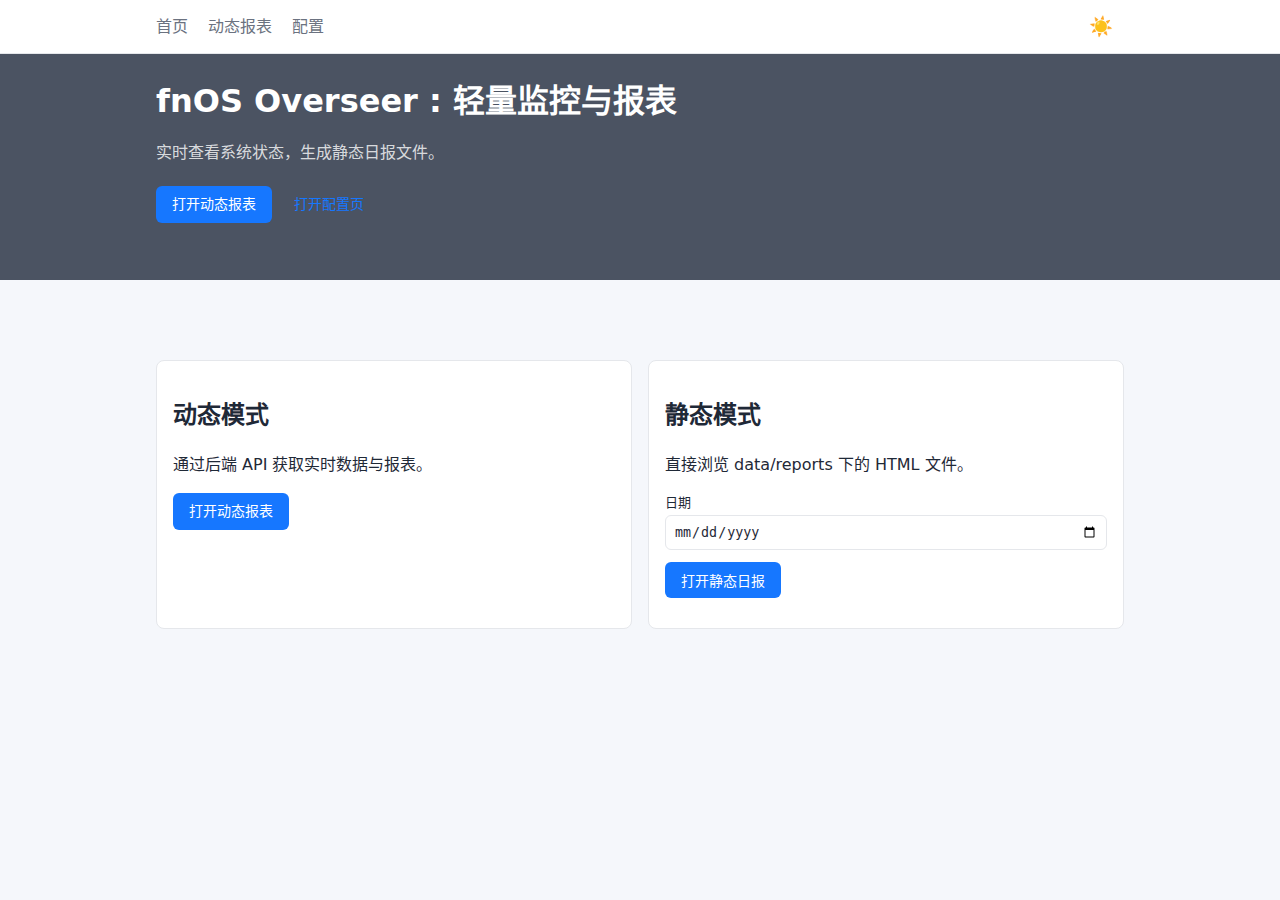
<file: static/index.html>
<!doctype html>
<html lang="zh-CN">
<head>
<meta charset="utf-8">
<meta name="viewport" content="width=device-width, initial-scale=1">
<title>fnOS Overseer</title>
<link rel="stylesheet" href="./style.css">
<script src="./theme.js"></script>
</head>
<body>
<header class="app-nav">
  <div class="container">
    <ul>
      <li><a href="./index.html">首页</a></li>
      <li><a href="./dynamic_report.html">动态报表</a></li>
      <li><a href="./config.html">配置</a></li>
    </ul>
    <button class="btn ghost theme-toggle" id="theme-toggle" onclick="window.__themeToggle()" aria-label="切换主题"></button>
  </div>
</header>
<section class="hero main-content">
  <div class="container">
    <h1></h1>
    <h1 class="hero-title">fnOS Overseer : 轻量监控与报表</h1>
    <p class="hero-subtitle">实时查看系统状态，生成静态日报文件。</p>
    <div class="hero-actions">
      <a class="btn" href="./dynamic_report.html">打开动态报表</a>
      <a class="btn ghost" href="./config.html">打开配置页</a>
    </div>
  </div>
</section>
<main class="container main-content">
  <div class="grid">
    <div class="card">
      <h2>动态模式</h2>
      <p>通过后端 API 获取实时数据与报表。</p>
      <a class="btn" href="./dynamic_report.html">打开动态报表</a>
    </div>
    <div class="card">
      <h2>静态模式</h2>
      <p>直接浏览 data/reports 下的 HTML 文件。</p>
      <div class="form-row">
        <label>日期</label>
        <input class="input" id="dateInput" type="date">
      </div>
      <button class="btn" id="openBtn">打开静态日报</button>
      <p id="hint" class="hint"></p>
    </div>
  </div>
</main>
<script>
const btn = document.getElementById("openBtn");
const input = document.getElementById("dateInput");
const hint = document.getElementById("hint");
btn.onclick = () => {
  const d = input.value || new Date().toISOString().slice(0,10);
  const path = "../data/reports/report_" + d + ".html";
  hint.innerHTML = '<a class="btn" href="' + path + '">打开 ' + path + '</a>';
};
</script>
<div class="back-to-top" id="backTop"><span>↑</span></div>
<script>
const backTop = document.getElementById('backTop');
window.addEventListener('scroll', () => {
  backTop.style.display = window.scrollY > 200 ? 'flex' : 'none';
});
backTop.onclick = () => window.scrollTo({top:0, behavior:'smooth'});
</script>
</body>
</html>
</file>
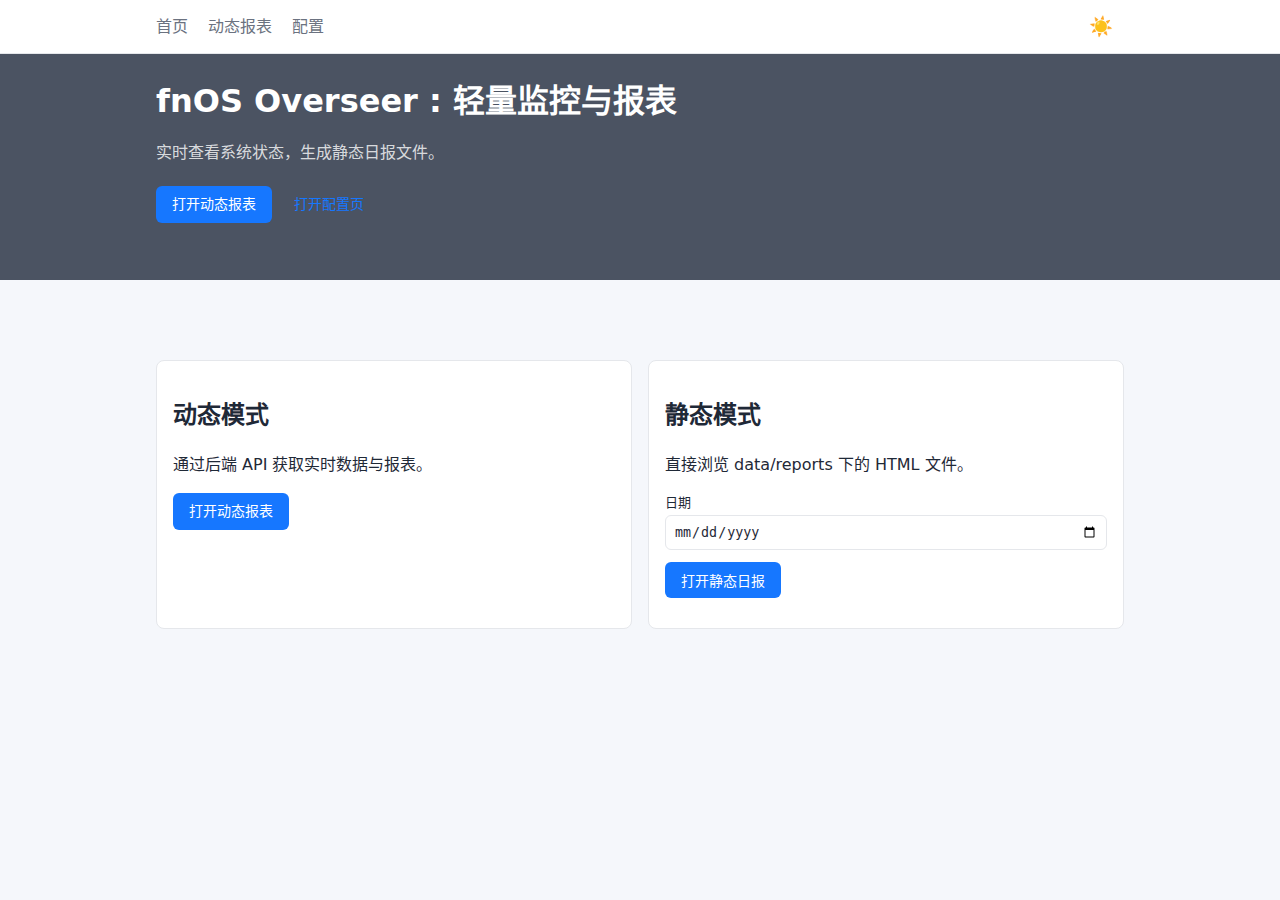
<file: web/static/index.html>
<!doctype html>
<html lang="zh-CN">
<head>
<meta charset="utf-8">
<meta name="viewport" content="width=device-width, initial-scale=1">
<title>fnOS Overseer</title>
<link rel="stylesheet" href="/static/style.css">
<script src="/static/theme.js"></script>
</head>
<body>
<header class="app-nav">
  <div class="container">
    <ul>
      <li><a href="./index.html">首页</a></li>
      <li><a href="./dynamic_report.html">动态报表</a></li>
      <li><a href="./config.html">配置</a></li>
    </ul>
    <button class="btn ghost theme-toggle" id="theme-toggle" onclick="window.__themeToggle()" aria-label="切换主题"></button>
  </div>
</header>
<section class="hero main-content">
  <div class="container">
    <h1></h1>
    <h1 class="hero-title">fnOS Overseer : 轻量监控与报表</h1>
    <p class="hero-subtitle">实时查看系统状态，生成静态日报文件。</p>
    <div class="hero-actions">
      <a class="btn" href="./dynamic_report.html">打开动态报表</a>
      <a class="btn ghost" href="./config.html">打开配置页</a>
    </div>
  </div>
</section>
<main class="container main-content">
  <div class="grid">
    <div class="card">
      <h2>动态模式</h2>
      <p>通过后端 API 获取实时数据与报表。</p>
      <a class="btn" href="./dynamic_report.html">打开动态报表</a>
    </div>
    <div class="card">
      <h2>静态模式</h2>
      <p>直接浏览 data/reports 下的 HTML 文件。</p>
      <div class="form-row">
        <label>日期</label>
        <input class="input" id="dateInput" type="date">
      </div>
      <button class="btn" id="openBtn">打开静态日报</button>
      <p id="hint" class="hint"></p>
    </div>
  </div>
</main>
<script>
const btn = document.getElementById("openBtn");
const input = document.getElementById("dateInput");
const hint = document.getElementById("hint");
btn.onclick = () => {
  const d = input.value || new Date().toISOString().slice(0,10);
  const path = "../data/reports/report_" + d + ".html";
  hint.innerHTML = '<a class="btn" href="' + path + '">打开 ' + path + '</a>';
};
</script>
<div class="back-to-top" id="backTop"><span>↑</span></div>
<script>
const backTop = document.getElementById('backTop');
window.addEventListener('scroll', () => {
  backTop.style.display = window.scrollY > 200 ? 'flex' : 'none';
});
backTop.onclick = () => window.scrollTo({top:0, behavior:'smooth'});
</script>
</body>
</html>
</file>
<file: static/style.css>
:root {
  --bg: #f5f7fb;
  --card-bg: #ffffff;
  --text: #1f2937;
  --muted: #6b7280;
  --primary: #1677ff;
  --border: #e5e7eb;
  --hero-bg: #4b5362;
}

html.dark-mode {
  --bg: #0f172a;
  --card-bg: #111827;
  --text: #e5e7eb;
  --muted: #94a3b8;
  --border: #334155;
  --hero-bg: #2d3748;
}

* { box-sizing: border-box; }
body {
  margin: 0;
  font-family: system-ui, sans-serif;
  line-height: 1.5;
  background: var(--bg);
  color: var(--text);
}

/* Layout */
.container { max-width: 1000px; margin: 0 auto; padding: 16px; }
.main-content { padding-top: 80px; }
.grid { display: grid; grid-template-columns: repeat(auto-fit, minmax(300px, 1fr)); gap: 16px; }

/* Components */
.card { background: var(--card-bg); border: 1px solid var(--border); border-radius: 8px; padding: 16px; }
.btn {
  display: inline-block; padding: 8px 16px; border-radius: 6px; text-decoration: none; cursor: pointer;
  background: var(--primary); color: #fff; border: none; font-size: 14px;
}
.btn.ghost { background: transparent; color: var(--primary); border: 1px solid transparent; }
.btn.ghost:hover { background: rgba(0,0,0,0.05); }

.input, input, select {
  width: 100%; padding: 8px; border: 1px solid var(--border); border-radius: 6px;
  background: var(--card-bg); color: var(--text);
}
.data-table { width: 100%; border-collapse: collapse; }
.data-table th, .data-table td { border: 1px solid var(--border); padding: 8px; text-align: left; }

/* Nav */
.app-nav { position: fixed; top: 0; width: 100%; background: var(--card-bg); border-bottom: 1px solid var(--border); z-index: 99; }
.app-nav .container { display: flex; justify-content: space-between; align-items: center; padding-top: 10px; padding-bottom: 10px; }
.app-nav ul { display: flex; list-style: none; padding: 0; margin: 0; gap: 20px; }
.app-nav a { text-decoration: none; color: var(--muted); font-weight: 500; }
.app-nav a:hover { color: var(--text); }

/* Hero */
.hero { background: var(--hero-bg); color: #fff; padding: 40px 0; }
.hero-title { font-size: 2rem; margin: 0 0 8px; }
.hero-subtitle { color: rgba(255,255,255,0.8); margin-bottom: 20px; }

/* Utils */
.form-row { margin-bottom: 12px; }
.form-row label { display: block; font-size: 13px; font-weight: 500; color: var(--text); margin-bottom: 2px; }
.form-desc { display: block; font-size: 12px; color: var(--muted); margin-bottom: 6px; line-height: 1.4; }
.actions { margin-top: 24px; display: flex; gap: 12px; align-items: center; }
.hint { color: var(--muted); font-size: 0.9em; }
.main-page-title { margin: 16px 0; font-size: 1.5rem; }

/* Back to Top */
.back-to-top {
  position: fixed; bottom: 20px; right: 20px; width: 40px; height: 40px;
  background: var(--card-bg); border: 1px solid var(--border); border-radius: 50%;
  display: none; align-items: center; justify-content: center; cursor: pointer;
  box-shadow: 0 2px 8px rgba(0,0,0,0.1);
}
.back-to-top span { font-size: 20px; color: var(--text); }

/* View Transitions API */
::view-transition-old(root),
::view-transition-new(root) {
  animation: none;
  mix-blend-mode: normal;
}

html.transition-reverse::view-transition-old(root) {
  z-index: 10000;
}
html.transition-reverse::view-transition-new(root) {
  z-index: 1;
}

/* Theme Toggle Button */
.theme-toggle {
  font-size: 1.2rem;
  padding: 6px 10px;
  line-height: 1;
}
</file>
